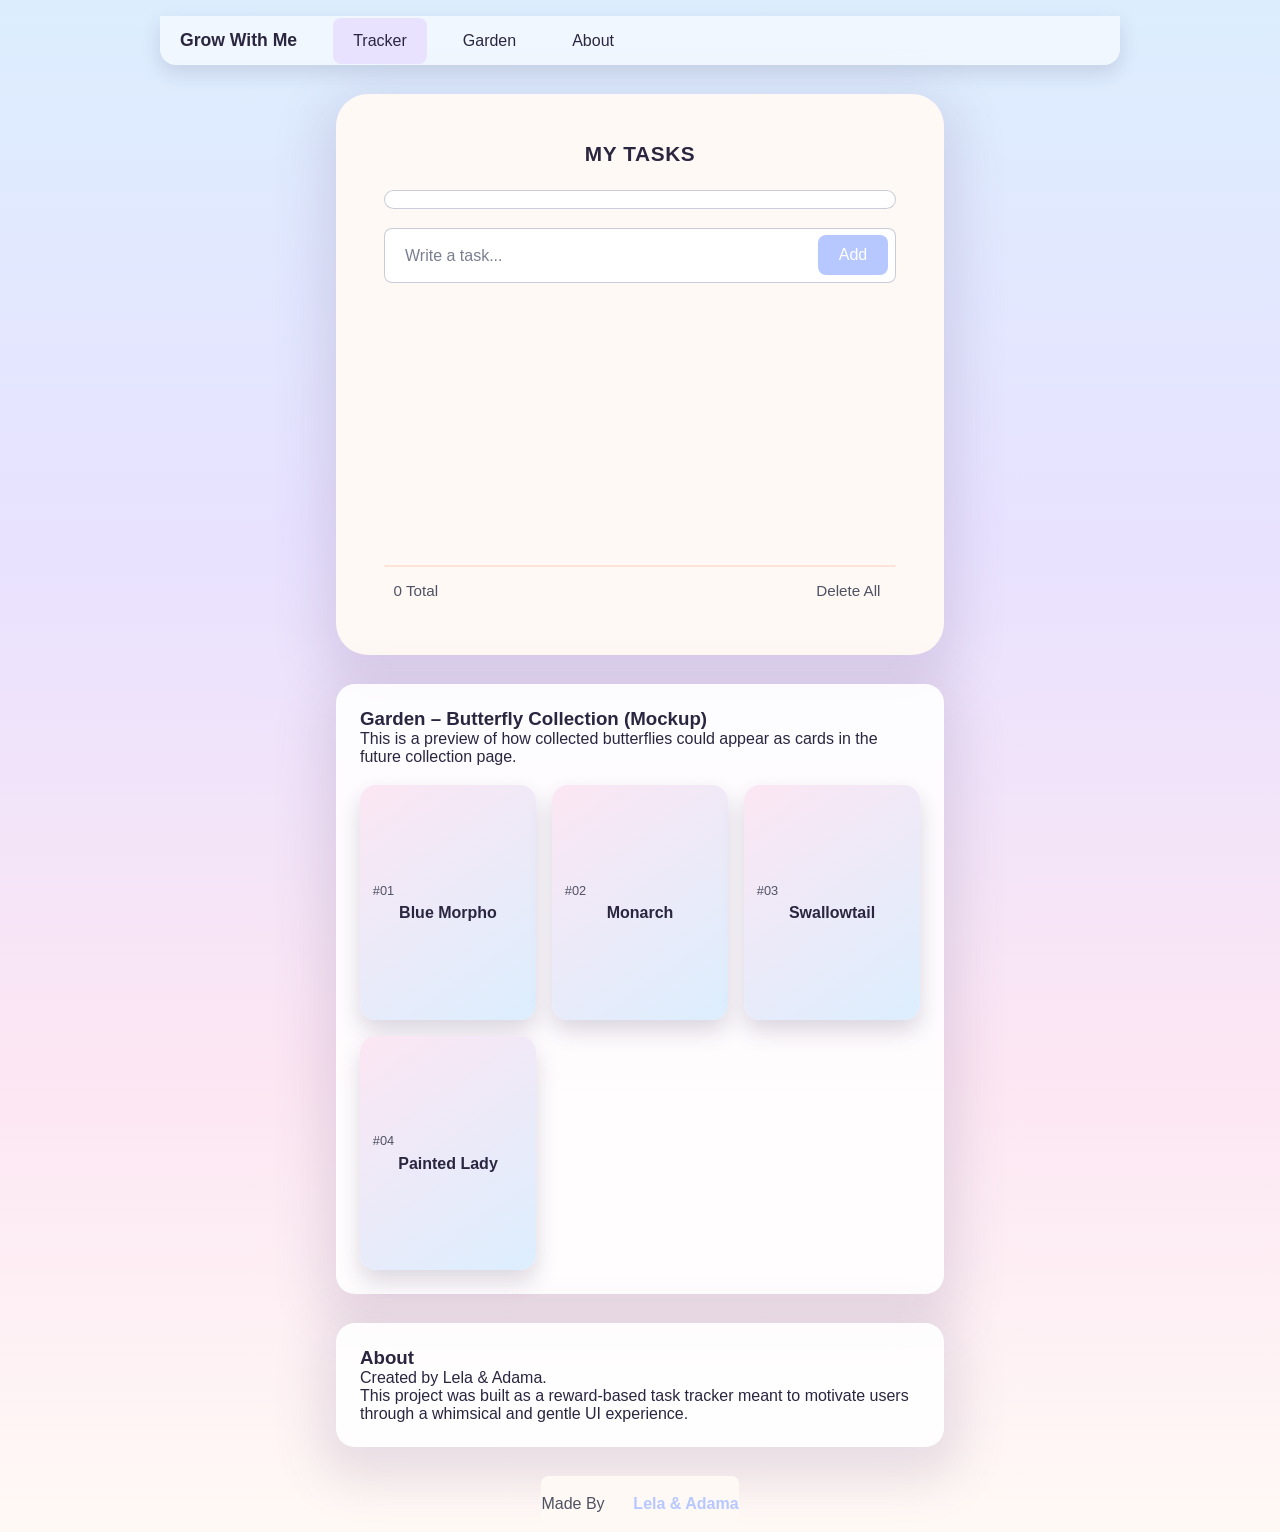
<file: grow with me/index.html>
<!DOCTYPE html>

<!--Base HTML structure adapted from Ade-mir,
  "How to Create a To Do List App Using HTML CSS JavaScript" (YouTube)
  and the accompanying GitHub repository: To-Do-List-Tutorial.
  Customized by [Lela and Adama] for the "Grow With Me" project.
-->

<html lang="en">
  <head>
    <meta charset="UTF-8" />
    <meta name="viewport" content="width=device-width, initial-scale=1.0" />
    <link rel="stylesheet" href="./style.css" />
    <script src="./script.js" defer></script>
    <title>Grow With Me</title>
  </head>

  <body>
    <ul class="navbar">
      <li class="nav-title">Grow With Me</li>
      <li><a class="active" href="#tracker">Tracker</a></li>
      <li><a href="#garden">Garden</a></li>
      <li><a href="#about">About</a></li>
    </ul>

    <section class="todo" id="tracker">
      <h2>My Tasks</h2>

      <div class="progress-wrapper">
        <div id="taskProgressBar" class="progress-bar"></div>
      </div>

      <div class="input">
        <input
          type="text"
          class="input-field"
          id="todoInput"
          placeholder="Write a task..."
        />
        <button class="btn">Add</button>
      </div>

      <ul id="todoList" class="scroll"></ul>

      <div>
        <hr class="counter" />
        <div class="counter-container">
          <p><span id="todoCount">0</span> Total</p>
          <button id="deleteButton">Delete All</button>
        </div>
      </div>
    </section>

    <section id="garden" class="section-placeholder">
      <h3>Garden – Butterfly Collection (Mockup)</h3>
      <p>
        This is a preview of how collected butterflies could appear as cards
        in the future collection page.
      </p>

      <div class="garden-grid">
        <div class="flip-card">
          <div class="flip-card-inner">
            <div class="flip-card-front">
              <div class="card-tag">#01</div>
              <p class="card-name">Blue Morpho</p>
            </div>
            <div class="flip-card-back">
              <p class="card-name">Blue Morpho</p>
              <p class="card-info">Known for bright iridescent blue wings.</p>
              <p class="card-quote">“Growth takes time, just like wings.”</p>
            </div>
          </div>
        </div>

        <div class="flip-card">
          <div class="flip-card-inner">
            <div class="flip-card-front">
              <div class="card-tag">#02</div>
              <p class="card-name">Monarch</p>
            </div>
            <div class="flip-card-back">
              <p class="card-name">Monarch</p>
              <p class="card-info">Famous for long-distance migrations.</p>
              <p class="card-quote">“Keep moving, even in small steps.”</p>
            </div>
          </div>
        </div>

        <div class="flip-card">
          <div class="flip-card-inner">
            <div class="flip-card-front">
              <div class="card-tag">#03</div>
              <p class="card-name">Swallowtail</p>
            </div>
            <div class="flip-card-back">
              <p class="card-name">Swallowtail</p>
              <p class="card-info">Recognizable by their tail-like wings.</p>
              <p class="card-quote">“Little details make you unique.”</p>
            </div>
          </div>
        </div>

        <div class="flip-card">
          <div class="flip-card-inner">
            <div class="flip-card-front">
              <div class="card-tag">#04</div>
              <p class="card-name">Painted Lady</p>
            </div>
            <div class="flip-card-back">
              <p class="card-name">Painted Lady</p>
              <p class="card-info">Seen almost everywhere in the world.</p>
              <p class="card-quote">“You belong more than you think.”</p>
            </div>
          </div>
        </div>
      </div>
    </section>

    <section id="about" class="section-placeholder">
      <h3>About</h3>
      <p>Created by Lela &amp; Adama.</p>
      <p>
        This project was built as a reward-based task tracker meant to motivate
        users through a whimsical and gentle UI experience.
      </p>
    </section>

    <div id="rewardModal" class="reward-modal">
      <div class="reward-modal-content">
        <span class="close-btn">&times;</span>
        <p>
          All tasks completed! There's been an addition to your garden.
          Please check your collection.
        </p>
        <img
          src="purple.gif"
          alt="Butterfly reward"
          class="reward-gif"
        />
        <button class="reward-ok">Okay!</button>
      </div>
    </div>

    <footer>
      <div class="footer">
        <p class="made-by">Made By</p>
        <p class="author">Lela &amp; Adama</p>
      </div>
    </footer>
  </body>
</html>
</file>
<file: grow with me/style.css>
/* Base styling adapted from Ade-mir's To-Do-List-Tutorial (YouTube + GitHub).
   Colors, layout, and future design changes customized by [Lela & Adama]
   for the "Grow With Me" reward-based to-do list.*/

:root {
  --gradient: linear-gradient(
    180deg,
    #dceefe 0%,
    #e8e2ff 35%,
    #fce6f3 70%,
    #fff9f5 100%
  );

  --dark: #2b2640;
  --grey: #7a7f90;
  --grey-border: rgba(185, 188, 204, 0.75);
  --grey-light: #fde3d8;
  --grey-dark: #4f5263;

  --blue: #b6c8ff;
  --green: #9be7c4;

  --white: #fff9f5;

  --focus-outline: #7d9dff;
}

* {
  box-sizing: border-box;
}

body {
  background: var(--gradient);
  margin: 0;
  min-height: 100vh;
  display: flex;
  flex-direction: column;
  align-items: center;
  gap: 1.8rem;
  padding-top: 1rem;
  font-family: Arial, sans-serif;
  font-size: 16px;
  color: var(--dark);
}

h1,
h2,
h3,
h4,
h5,
h6,
p {
  margin: 0;
}

:focus-visible {
  outline: 2px solid var(--focus-outline);
  outline-offset: 2px;
}

/* To-do container */

.todo {
  display: flex;
  flex-direction: column;
  justify-content: space-around;
  border-radius: 2rem;
  background: var(--white);
  padding: 3rem;
  height: 70%;
  width: 75%;
  max-width: 38rem;
  box-shadow: 0 1rem 3rem 1rem rgba(100, 80, 130, 0.15);
}

h2 {
  text-transform: uppercase;
  height: 3rem;
  color: var(--dark);
  text-align: center;
  font-size: 1.3rem;
  letter-spacing: 0.03em;
}

.input {
  position: relative;
  display: flex;
}

.input-field {
  width: 100%;
  border: 0.06rem solid var(--grey-border);
  border-radius: 0.5rem;
  padding: 1.1rem 1.25rem;
  font-size: 1rem;
  background-color: #ffffff;
  color: var(--dark);
}

.input-field:focus-visible {
  border-color: var(--focus-outline);
}

input[type="text"]::placeholder {
  color: var(--grey);
}

.btn {
  color: #ffffff;
  font-size: 1rem;
  padding: 0.7rem 1.3rem;
  border-radius: 0.5rem;
  background-color: var(--blue);
  border: none;
  position: absolute;
  right: 0.5rem;
  bottom: 0.5rem;
  cursor: pointer;
}

.btn:hover {
  filter: brightness(1.05);
}

/* Progress bar */

.progress-wrapper {
  width: 100%;
  background-color: #ffffff;
  border: 0.06rem solid var(--grey-border);
  border-radius: 1rem;
  margin-bottom: 1.2rem;
  height: 1.2rem;
  overflow: hidden;
}

.progress-bar {
  height: 100%;
  width: 0%;
  background-color: var(--green);
  transition: width 0.4s ease-in-out;
  border-radius: 1rem;
}

/* Todo list */

.todo-container {
  display: flex;
  gap: 1rem;
}

.scroll {
  height: 15rem;
  overflow-y: scroll;
  scrollbar-width: thin;
}

.scroll::-webkit-scrollbar {
  width: 0.6rem;
}

.scroll::-webkit-scrollbar-thumb {
  background-color: var(--blue);
  border-radius: 0.5rem;
}

.scroll::-webkit-scrollbar-track {
  background: transparent;
}

#todoList li {
  display: flex;
  flex-direction: column;
  gap: 0.8rem;
  padding: 0.9rem 0.6rem;
}

#todoList p {
  display: flex;
  gap: 1rem;
  color: var(--dark);
  align-items: center;
  font-size: 1rem;
  line-height: 1.4;
}

#todoList .disabled {
  color: var(--grey);
}

.disabled {
  text-decoration: line-through;
}

input[type="checkbox"] {
  appearance: none;
  cursor: pointer;
}

input[type="checkbox"]::before {
  content: "\2713";
  display: inline-block;
  width: 1.6rem;
  height: 1.6rem;
  font-size: 1.2rem;
  text-align: center;
  line-height: 1.6rem;
  border: 0.1rem solid var(--grey-border);
  border-radius: 50%;
  color: transparent;
  background-color: #ffffff;
}

input[type="checkbox"]:checked::before {
  color: #ffffff;
  background-color: var(--green);
  border-color: var(--green);
}

/* Counter + footer */

.counter {
  border: 0.06rem solid var(--grey-light);
  background-color: #fffdf9;
  border-radius: 0.5rem;
  margin-top: 0.6rem;
}

.counter-container {
  height: 2rem;
  display: flex;
  justify-content: space-between;
  color: var(--grey-dark);
  font-size: 0.95rem;
  padding: 0 0.6rem;
}

.counter-container p {
  align-self: center;
}

.counter-container button {
  border: none;
  background-color: transparent;
  color: var(--grey-dark);
  font-size: 0.95rem;
  cursor: pointer;
}

.footer {
  display: flex;
  gap: 1.8rem;
  background-color: var(--white);
  padding: 1.2rem 0;
  border-radius: 0.5rem;
}

.made-by {
  color: var(--grey-dark);
}

.author {
  color: var(--blue);
  font-weight: bold;
}

/* Navbar */

.navbar {
  list-style-type: none;
  margin: 0;
  padding: 0;
  overflow: hidden;

  background: rgba(255, 255, 255, 0.55);
  backdrop-filter: blur(6px);
  border-radius: 0 0 1rem 1rem;
  box-shadow: 0 0.5rem 1.2rem rgba(60, 47, 88, 0.15);

  display: flex;
  align-items: center;
  gap: 1rem;

  width: 100%;
  max-width: 60rem;
}

.nav-title {
  padding: 14px 20px;
  font-weight: bold;
  font-size: 1.1rem;
  color: var(--dark);
}

.navbar li a {
  display: block;
  color: var(--dark);
  text-align: center;
  padding: 14px 20px;
  text-decoration: none;
  border-radius: 0.5rem;
  transition: 0.2s;
}

.navbar li a:hover {
  background: rgba(255, 255, 255, 0.8);
  color: var(--blue);
}

.navbar li a.active {
  background: #e8e2ff;
  color: var(--dark);
}

/* Sections */

.section-placeholder {
  width: 75%;
  max-width: 38rem;
  background: rgba(255, 255, 255, 0.9);
  border-radius: 1.2rem;
  padding: 1.5rem;
  box-shadow: 0 1rem 3rem 1rem rgba(100, 80, 130, 0.15);
}

/* Garden grid + flip cards */

.garden-grid {
  margin-top: 1.2rem;
  display: grid;
  grid-template-columns: repeat(auto-fit, minmax(140px, 1fr));
  gap: 1rem;
}

.flip-card {
  background-color: transparent;
  width: 100%;
  aspect-ratio: 3 / 4;
  perspective: 1000px;
}

.flip-card-inner {
  position: relative;
  width: 100%;
  height: 100%;
  text-align: center;
  transition: transform 0.6s;
  transform-style: preserve-3d;
  border-radius: 1rem;
  box-shadow: 0 0.7rem 1.4rem rgba(60, 47, 88, 0.18);
  background: linear-gradient(145deg, #fce6f3, #dceefe);
}

.flip-card:hover .flip-card-inner {
  transform: rotateY(180deg);
}

.flip-card-front,
.flip-card-back {
  position: absolute;
  width: 100%;
  height: 100%;
  -webkit-backface-visibility: hidden;
  backface-visibility: hidden;
  border-radius: 1rem;
  padding: 0.8rem;
  display: flex;
  flex-direction: column;
  justify-content: center;
  align-items: center;
}

.flip-card-front {
  color: var(--dark);
}

.flip-card-back {
  transform: rotateY(180deg);
  background: #fff9f5;
  color: var(--dark);
}

.card-tag {
  font-size: 0.8rem;
  color: var(--grey-dark);
  align-self: flex-start;
}

.card-name {
  font-weight: bold;
  font-size: 1rem;
  margin-top: 0.4rem;
}

.card-info {
  font-size: 0.85rem;
  margin-top: 0.4rem;
  color: var(--grey-dark);
  text-align: center;
}

.card-quote {
  font-size: 0.8rem;
  margin-top: 0.6rem;
  font-style: italic;
  color: var(--grey);
}

/* Reward modal */

.reward-modal {
  display: none;
  position: fixed;
  z-index: 10;
  left: 0;
  top: 0;
  width: 100%;
  height: 100%;
  overflow: auto;
  background-color: rgba(0, 0, 0, 0.4);
}

.reward-modal-content {
  background-color: #ffffff;
  margin: 10% auto;
  padding: 1.5rem;
  border-radius: 1.2rem;
  width: 90%;
  max-width: 380px;
  text-align: center;
  box-shadow: 0 0.8rem 2rem rgba(60, 47, 88, 0.25);
}

.reward-modal-content p {
  margin-bottom: 1rem;
  color: var(--dark);
}

.reward-gif {
  max-width: 100%;
  border-radius: 0.8rem;
  margin-bottom: 1rem;
}

.close-btn {
  float: right;
  font-size: 1.6rem;
  font-weight: bold;
  cursor: pointer;
}

.close-btn:hover {
  color: var(--grey-dark);
}

.reward-ok {
  border: none;
  border-radius: 0.8rem;
  padding: 0.5rem 1.2rem;
  background-color: var(--blue);
  color: #ffffff;
  cursor: pointer;
  font-size: 0.95rem;
}

.reward-ok:hover {
  filter: brightness(1.05);
}
</file>
